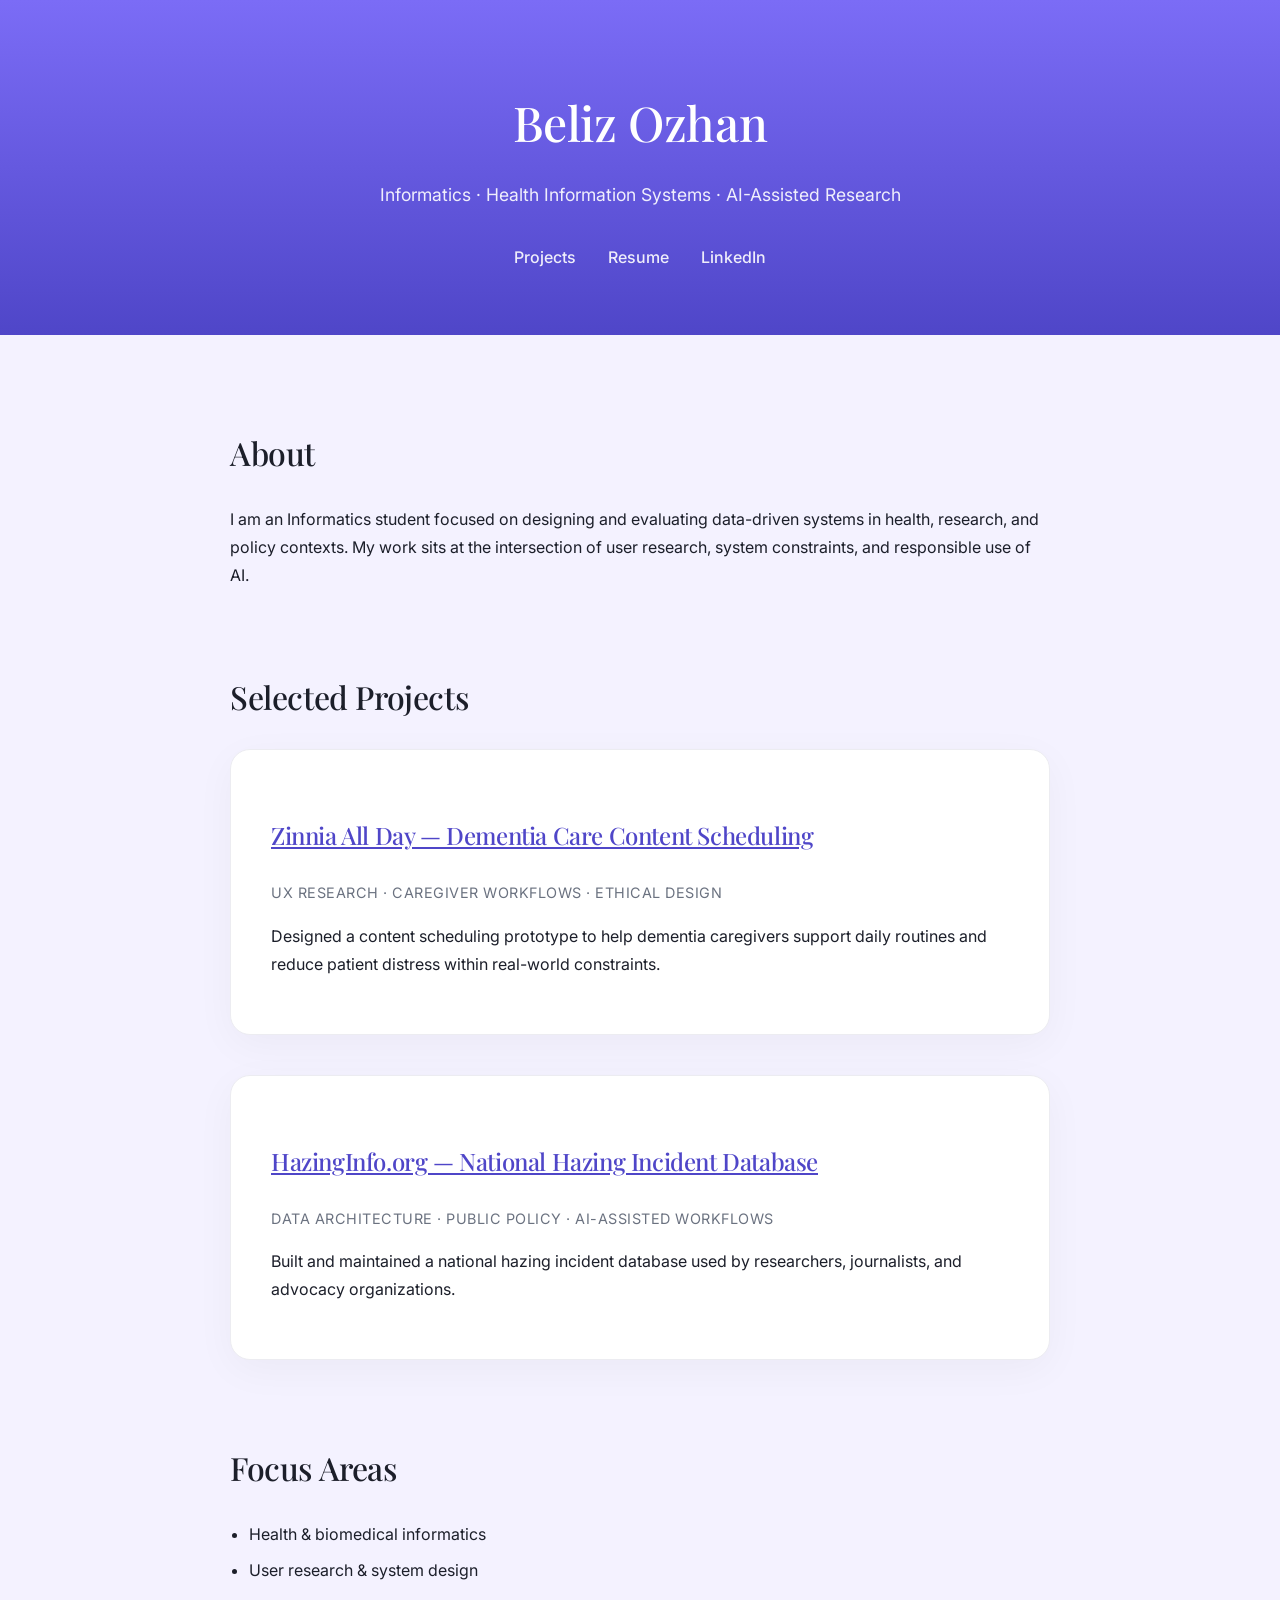
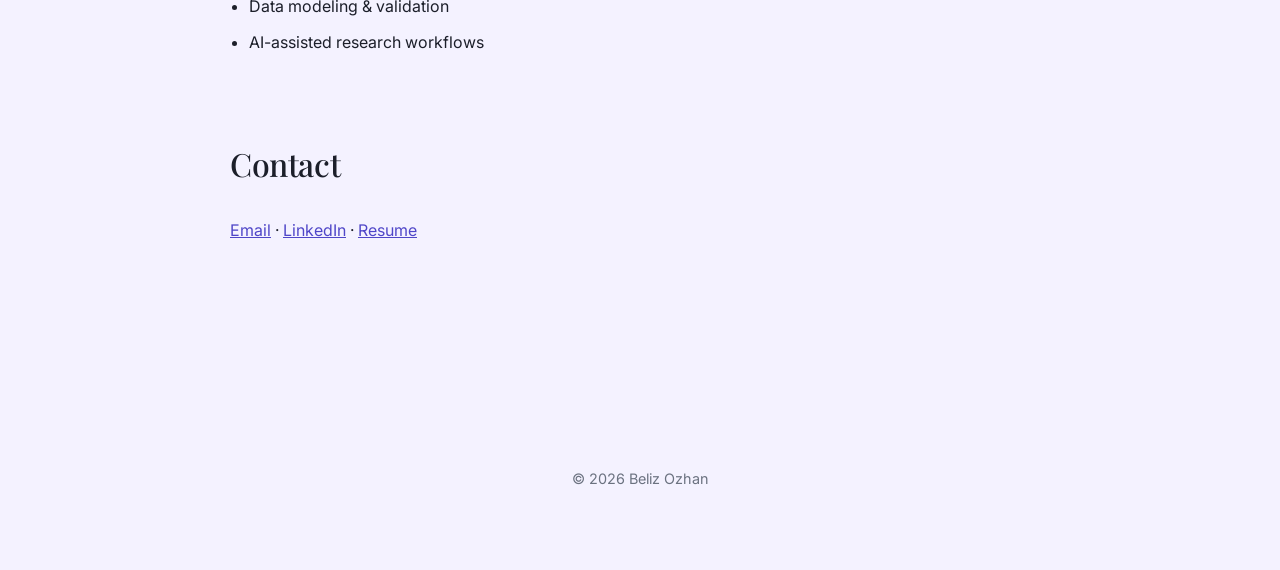
<file: index.html>
<!DOCTYPE html>
<html lang="en">
<head>
  <meta charset="UTF-8" />
  <meta name="viewport" content="width=device-width, initial-scale=1.0"/>
  <title>Beliz Ozhan | Informatics Portfolio</title>

  <!-- Fonts -->
  <link href="https://fonts.googleapis.com/css2?family=Playfair+Display:wght@400;500;600&family=Inter:wght@300;400;500&display=swap" rel="stylesheet">

  <!-- Styles -->
  <link rel="stylesheet" href="style.css?v=2" />
</head>

<body>

<header>
  <div class="header-content">
    <h1>Beliz Ozhan</h1>
    <p class="subtitle">
      Informatics · Health Information Systems · AI-Assisted Research
    </p>

    <nav class="site-nav">
      <a href="#projects">Projects</a>
      <a href="assets/resume.pdf" target="_blank">Resume</a>
      <a href="https://www.linkedin.com/in/belizozhan" target="_blank">LinkedIn</a>
    </nav>
  </div>
</header>

<main>

<section id="about">
  <h2>About</h2>
  <p>
    I am an Informatics student focused on designing and evaluating data-driven
    systems in health, research, and policy contexts. My work sits at the
    intersection of user research, system constraints, and responsible use of AI.
  </p>
</section>

<section id="projects">
  <h2>Selected Projects</h2>

  <article class="project">
    <h3>
      <a href="projects/zinnia-all-day.html">
        Zinnia All Day — Dementia Care Content Scheduling
      </a>
    </h3>
    <p class="project-meta">
      UX research · Caregiver workflows · Ethical design
    </p>
    <p>
      Designed a content scheduling prototype to help dementia caregivers support
      daily routines and reduce patient distress within real-world constraints.
    </p>
  </article>

  <article class="project">
    <h3>
      <a href="projects/hazinginfo.html">
        HazingInfo.org — National Hazing Incident Database
      </a>
    </h3>
    <p class="project-meta">
      Data architecture · Public policy · AI-assisted workflows
    </p>
    <p>
      Built and maintained a national hazing incident database used by
      researchers, journalists, and advocacy organizations.
    </p>
  </article>

</section>

<section id="skills">
  <h2>Focus Areas</h2>
  <ul>
    <li>Health & biomedical informatics</li>
    <li>User research & system design</li>
    <li>Data modeling & validation</li>
    <li>AI-assisted research workflows</li>
  </ul>
</section>

<section id="contact">
  <h2>Contact</h2>
  <p class="contact-links">
    <a href="mailto:belizozhan@gmail.com">Email</a> ·
    <a href="https://www.linkedin.com/in/belizozhan" target="_blank">LinkedIn</a> ·
    <a href="assets/resume.pdf" target="_blank">Resume</a>
  </p>
</section>

</main>

<footer>
  <p>© 2026 Beliz Ozhan</p>
</footer>

</body>
</html>
</file>
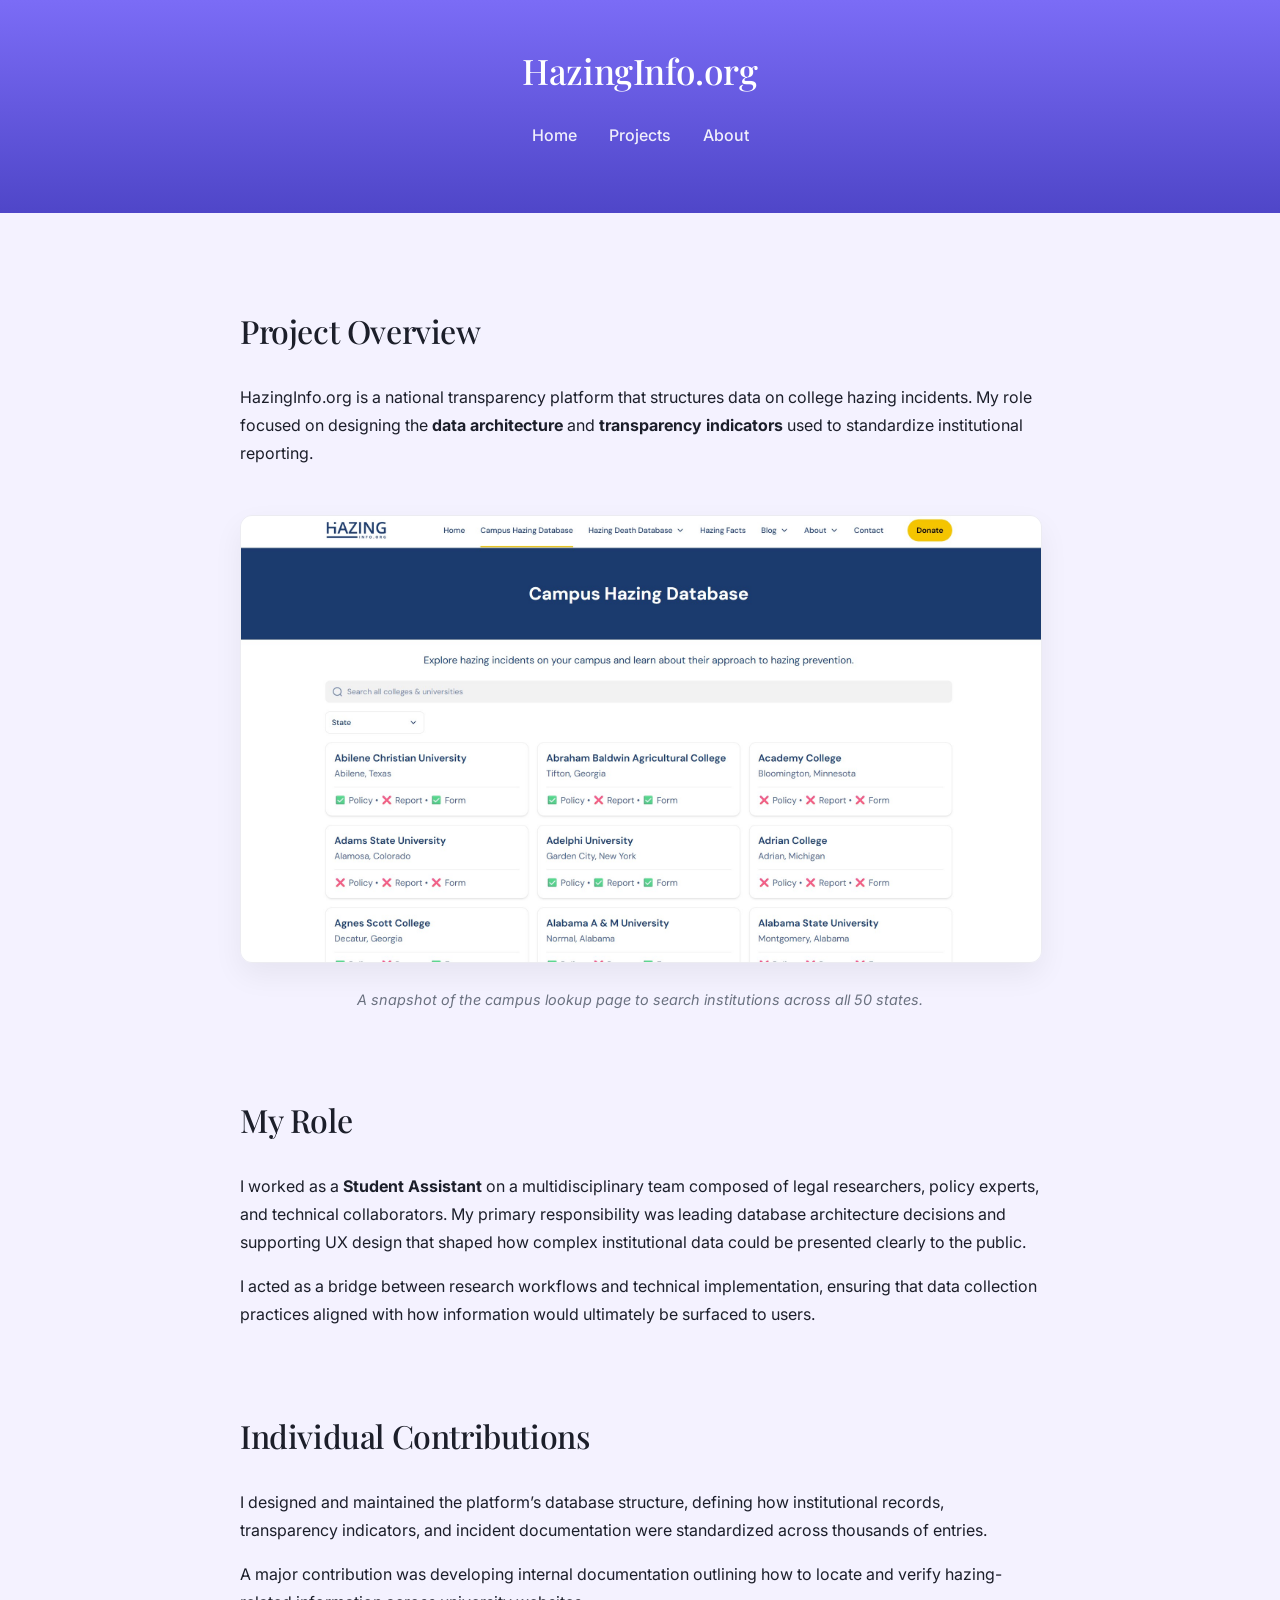
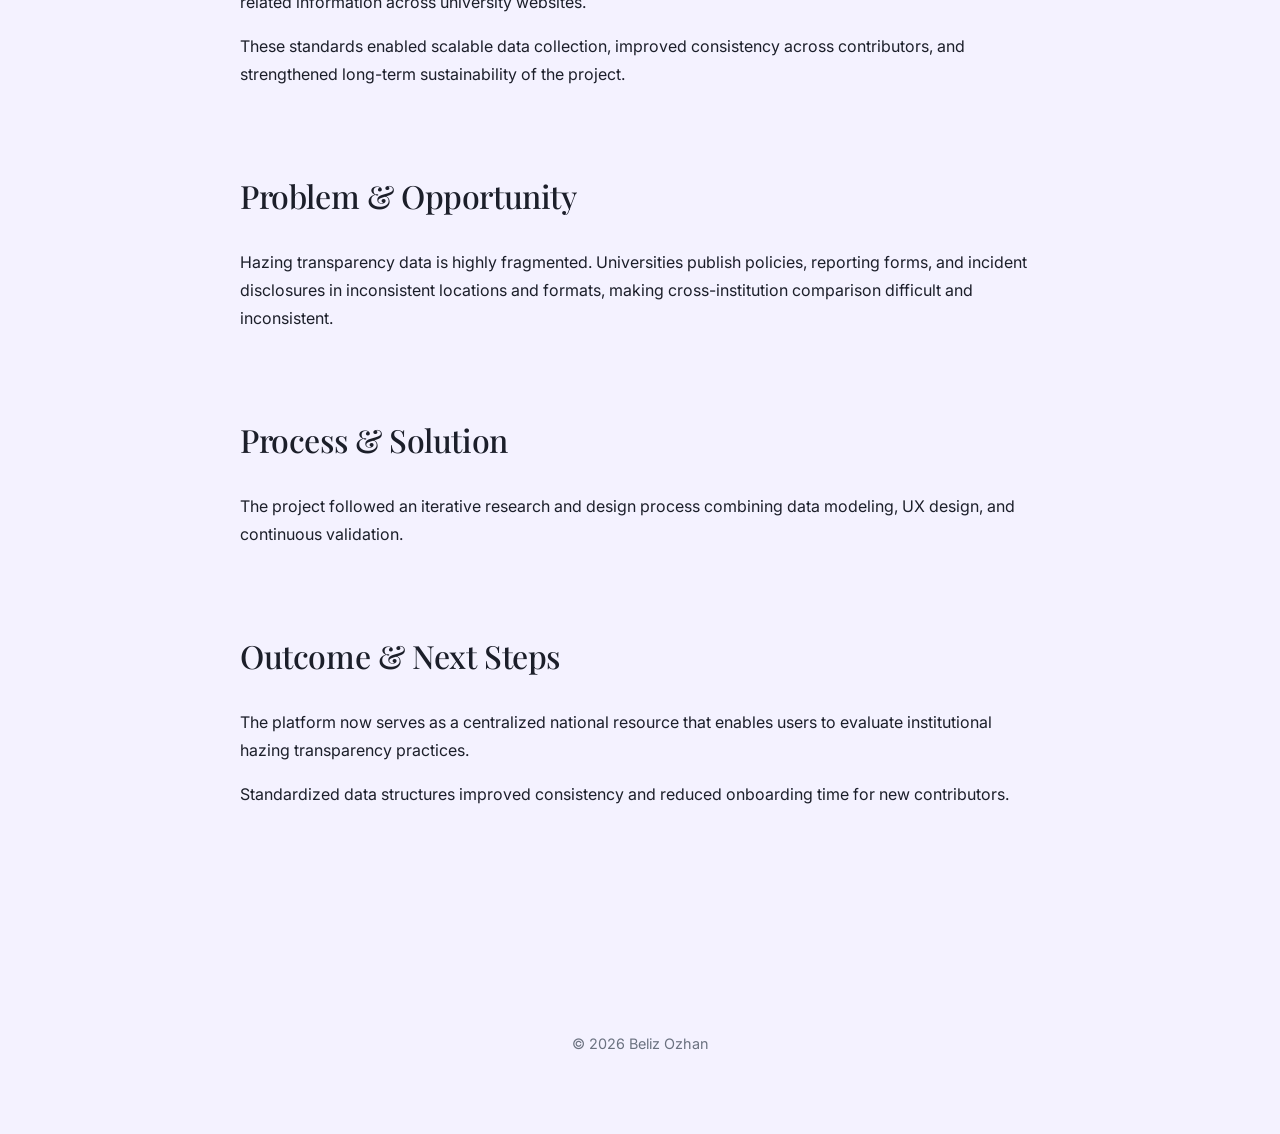
<file: projects/hazinginfo.html>
<!DOCTYPE html>
<html lang="en">
<head>
  <meta charset="UTF-8" />
  <meta name="viewport" content="width=device-width, initial-scale=1.0"/>

  <title>HazingInfo.org | Beliz Ozhan</title>

  <link href="https://fonts.googleapis.com/css2?family=Playfair+Display:wght@400;500;600&family=Inter:wght@300;400;500&display=swap" rel="stylesheet">
  <link rel="stylesheet" href="../style.css">
</head>

<body>

<header class="site-header">
  <div class="nav-container">
    <h1 class="logo">HazingInfo.org</h1>

    <nav>
      <ul class="nav-links">
        <li><a href="../index.html">Home</a></li>
        <li><a href="../index.html#projects">Projects</a></li>
        <li><a href="../index.html#about">About</a></li>
      </ul>
    </nav>
  </div>
</header>

<main class="project-content">
  <section>
    <h2>Project Overview</h2>
    <p>
      HazingInfo.org is a national transparency platform that structures data on college hazing incidents.
      My role focused on designing the <strong>data architecture</strong> and <strong>transparency indicators</strong> used to standardize institutional reporting.
    </p>

    <figure class="project-figure">
      <img src="../assets/hazinginfo_search.jpg" alt="Database search">
      <figcaption>A snapshot of the campus lookup page to search institutions across all 50 states.</figcaption>
    </figure>
  </section>

<section class="section section-purple">
  <h2>My Role</h2>

  <p>
    I worked as a <strong>Student Assistant</strong> on a multidisciplinary team
    composed of legal researchers, policy experts, and technical collaborators.
    My primary responsibility was leading database architecture decisions and
    supporting UX design that shaped how complex institutional data
    could be presented clearly to the public.
  </p>

  <p>
    I acted as a bridge between research workflows and technical implementation,
    ensuring that data collection practices aligned with how information would
    ultimately be surfaced to users.
  </p>
</section>

<section class="section section-white">
  <h2>Individual Contributions</h2>

  <p>
    I designed and maintained the platform’s database structure, defining how
    institutional records, transparency indicators, and incident documentation
    were standardized across thousands of entries.
  </p>

  <p>
    A major contribution was developing internal documentation outlining
    how to locate and verify hazing-related information across university websites.
  </p>

  <p>
    These standards enabled scalable data collection, improved
    consistency across contributors, and strengthened long-term sustainability
    of the project.
  </p>
</section>

<section class="section section-purple">
  <h2>Problem & Opportunity</h2>

  <p>
    Hazing transparency data is highly fragmented. Universities publish policies,
    reporting forms, and incident disclosures in inconsistent locations and formats,
    making cross-institution comparison difficult and inconsistent.
  </p>
</section>

<section class="section section-white">
  <h2>Process & Solution</h2>

  <p>
    The project followed an iterative research and design process combining data
    modeling, UX design, and continuous validation.
  </p>
</section>

<section class="section section-purple">
  <h2>Outcome & Next Steps</h2>

  <p>
    The platform now serves as a centralized national resource that enables users
    to evaluate institutional hazing transparency practices.
  </p>

  <p>
    Standardized data structures improved consistency and reduced onboarding time
    for new contributors.
  </p>
</section>

</main>

<footer>
  <p>© 2026 Beliz Ozhan</p>
</footer>

</body>
</html>
</file>
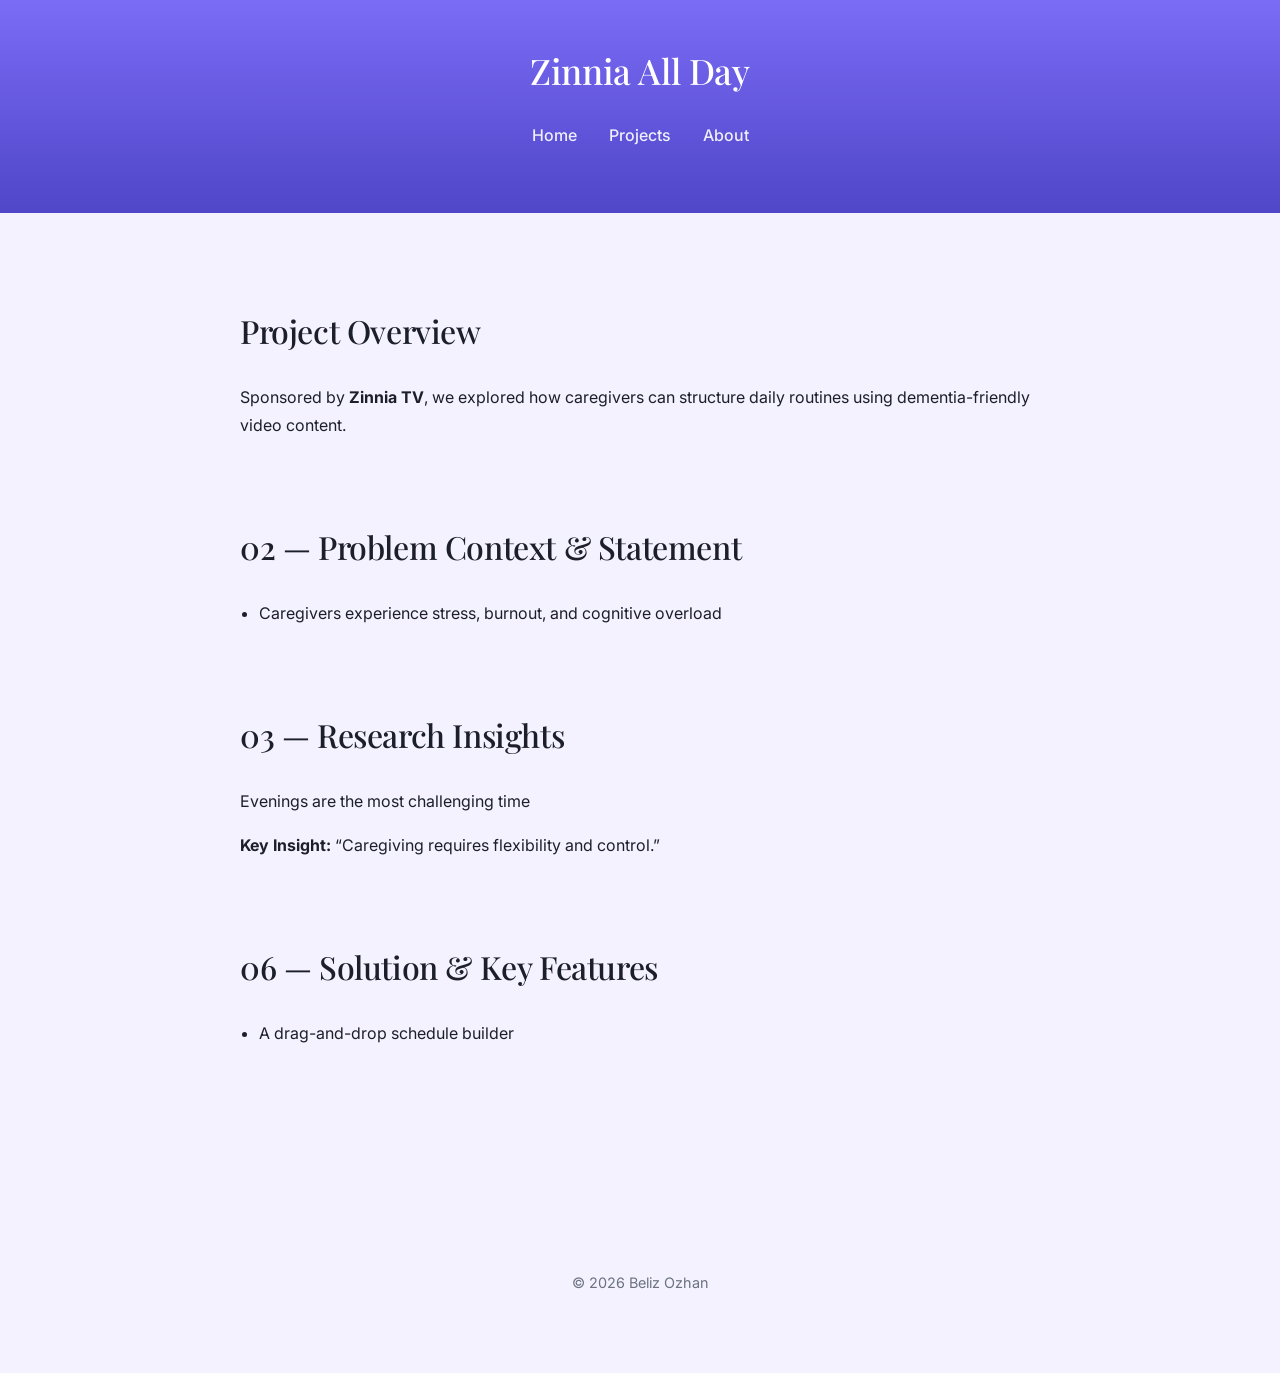
<file: projects/zinnia.html>
<!DOCTYPE html>
<html lang="en">
<head>
  <meta charset="UTF-8" />
  <meta name="viewport" content="width=device-width, initial-scale=1.0"/>

  <title>Zinnia All Day | Beliz Ozhan</title>

  <link href="https://fonts.googleapis.com/css2?family=Playfair+Display:wght@500;600&family=Inter:wght@300;400;500&display=swap" rel="stylesheet">
  <link rel="stylesheet" href="../style.css">
</head>

<body>

<header class="site-header">
  <div class="nav-container">
    <h1 class="logo">Zinnia All Day</h1>

    <nav>
      <ul class="nav-links">
        <li><a href="../index.html">Home</a></li>
        <li><a href="../index.html#projects">Projects</a></li>
        <li><a href="../index.html#about">About</a></li>
      </ul>
    </nav>
  </div>
</header>

<main class="project-content">

<section>
  <h2>Project Overview</h2>
  <p>
    Sponsored by <strong>Zinnia TV</strong>, we explored how caregivers can structure daily routines using dementia-friendly video content.
  </p>
</section>

<section class="section section-purple">
  <h2>02 — Problem Context & Statement</h2>

  <ul>
    <li>Caregivers experience stress, burnout, and cognitive overload</li>
  </ul>
</section>

<section class="section section-white">
  <h2>03 — Research Insights</h2>

  <p>Evenings are the most challenging time</p>

  <p><strong>Key Insight:</strong> “Caregiving requires flexibility and control.”</p>
</section>

<section class="section section-purple">
  <h2>06 — Solution & Key Features</h2>

  <ul>
    <li>A drag-and-drop schedule builder</li>
  </ul>
</section>

</main>

<footer>
  <p>© 2026 Beliz Ozhan</p>
</footer>

</body>
</html>
</file>
<file: style.css>
/* ---------- Design Tokens ---------- */
:root {
  --primary: #7b6cf6;
  --primary-soft: #f4f2ff;
  --primary-muted: #d9d5ff;
  --primary-dark: #4f46c8;

  --text-main: #1c1f2a;
  --text-muted: #6b7280;

  --surface: #ffffff;
  --border-light: #ececf1;

  --radius-lg: 20px;
  --radius-md: 12px;
}

/* ---------- Global ---------- */
html {
  scroll-behavior: smooth;
}

body {
  margin: 0;
  font-family: "Inter", system-ui, sans-serif;
  font-size: 16px;
  line-height: 1.75;
  color: var(--text-main);
  background: var(--primary-soft);
}

/* ---------- Layout & Container ---------- */
main {
  max-width: 820px;
  margin: auto;
  padding: 4rem 1.5rem;
}

section {
  margin-bottom: 5rem;
}

/* ---------- Typography ---------- */
h1, h2, h3 {
  font-family: "Playfair Display", serif;
  font-weight: 500;
  letter-spacing: -0.4px;
}

h1 { font-size: 3rem; margin: 0; }
h2 { font-size: 2rem; margin-bottom: 1.5rem; }
h3 { font-size: 1.5rem; }

/* ---------- Header & Navigation ---------- */
header {
  background: linear-gradient(180deg, var(--primary), var(--primary-dark));
  color: white;
}

.header-content {
  max-width: 900px;
  margin: auto;
  padding: 5rem 1.5rem 4rem;
  text-align: center;
}

.subtitle {
  margin-top: 1rem;
  font-size: 1.1rem;
  color: rgba(255,255,255,0.9);
}

.site-nav, .project-nav {
  display: flex;
  justify-content: center;
  gap: 2rem;
  margin-top: 2rem;
}

.site-nav a, .project-nav a {
  color: white;
  text-decoration: none;
  font-weight: 500;
  opacity: 0.9;
  transition: opacity 0.3s ease;
}

.site-nav a:hover, .project-nav a:hover {
  opacity: 1;
  text-decoration: underline;
}

/* Specific Style for "Back" Link in Subfolders */
.back-link {
  border: 1px solid rgba(255,255,255,0.4);
  padding: 0.5rem 1.2rem;
  border-radius: 20px;
  font-size: 0.9rem;
}

/* ---------- Project Cards (Home Page) ---------- */
.project {
  background: var(--surface);
  border: 1px solid var(--border-light);
  border-radius: var(--radius-lg);
  padding: 2.5rem;
  margin-bottom: 2.5rem;
  box-shadow: 0 10px 40px rgba(0,0,0,0.04);
  transition: transform 0.25s ease, box-shadow 0.25s ease;
}

.project:hover {
  transform: translateY(-4px);
  box-shadow: 0 18px 50px rgba(0,0,0,0.08);
}

.project-meta {
  font-size: 0.9rem;
  color: var(--text-muted);
  margin-bottom: 1rem;
  text-transform: uppercase;
  letter-spacing: 0.5px;
}

/* ---------- Case Study Content (Project Pages) ---------- */
.project-content {
  max-width: 800px;
  margin: auto;
}

.project-figure {
  margin: 3rem 0;
  width: 100%;
}

.project-figure img {
  width: 100%;
  border-radius: var(--radius-md);
  border: 1px solid var(--border-light);
  box-shadow: 0 12px 30px rgba(0,0,0,0.06);
}

.project-figure figcaption {
  margin-top: 1rem;
  font-size: 0.9rem;
  color: var(--text-muted);
  text-align: center;
  font-style: italic;
}

.cta-button:hover {
  background: var(--primary-dark);
  text-decoration: none;
}

.project-footer-cta {
  margin-top: 6rem;
  text-align: center;
  padding-top: 4rem;
  border-top: 1px solid var(--border-light);
}

footer {
  text-align: center;
  padding: 4rem 1rem;
  font-size: 0.9rem;
  color: var(--text-muted);
}

/* ---------- Utilities ---------- */
a { color: var(--primary-dark); transition: color 0.2s; }
ul { padding-left: 1.2rem; }
li { margin-bottom: 0.5rem; }


/* ---------- Site Header Layout ---------- */

.site-header {
  background: linear-gradient(180deg, var(--primary), var(--primary-dark));
  color: white;
}

/* centers everything */
.nav-container {
  max-width: 900px;
  margin: auto;
  padding: 2.5rem 1.5rem;
  display: flex;
  flex-direction: column;
  align-items: center;
  text-align: center;
}

/* name/logo */
.logo {
  font-family: "Playfair Display", serif;
  font-size: 2.2rem;
  margin: 0;
}

/* nav list reset */
.nav-links {
  list-style: none;
  padding: 0;
  margin-top: 1.2rem;

  display: flex;
  justify-content: center;
  gap: 2rem;
}

/* nav links */
.nav-links a {
  color: white;
  text-decoration: none;
  font-weight: 500;
  opacity: 0.9;
  transition: opacity 0.25s ease;
}

.nav-links a:hover {
  opacity: 1;
  text-decoration: underline;
}
</file>
